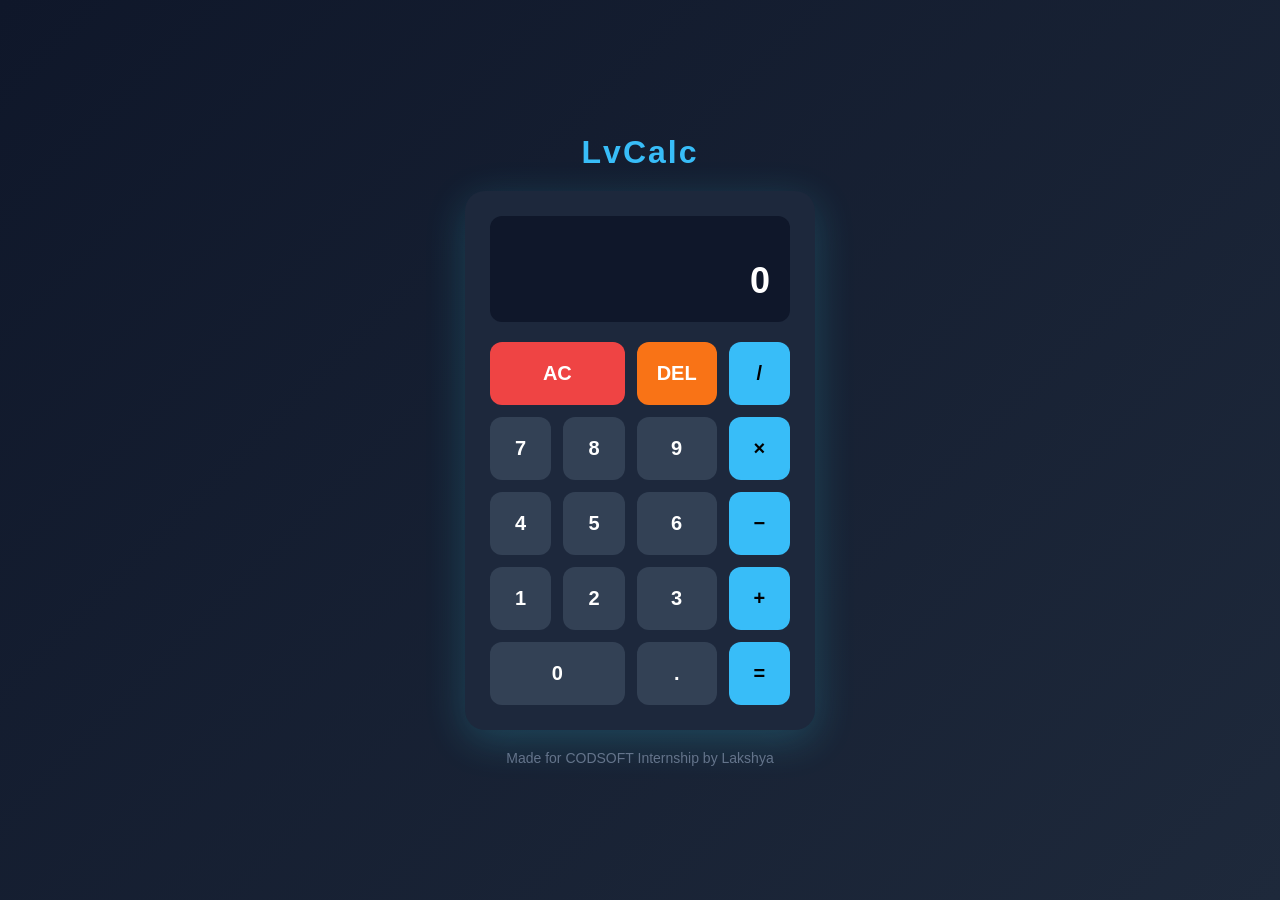
<file: Calculater/index.html>
<!DOCTYPE html>
<html lang="en">
<head>
    <meta charset="UTF-8">
    <meta name="viewport" content="width=device-width, initial-scale=1.0">
    <title>LvCalc</title>
    <link rel="stylesheet" href="style.css">
</head>
<body>
    <div class="container">
        <h1 class="title">LvCalc</h1>
        <div class="calculator">
            <!-- Display Screen -->
            <div class="display">
                <div class="previous-operand" id="previous"></div>
                <div class="current-operand" id="current">0</div>
            </div>

            <!-- Buttons Grid -->
            <div class="buttons">
                <button class="btn span-2 clear" data-action="clear">AC</button>
                <button class="btn delete" data-action="delete">DEL</button>
                <button class="btn operator" data-operator="/">/</button>
                
                <button class="btn number">7</button>
                <button class="btn number">8</button>
                <button class="btn number">9</button>
                <button class="btn operator" data-operator="*">×</button>
                
                <button class="btn number">4</button>
                <button class="btn number">5</button>
                <button class="btn number">6</button>
                <button class="btn operator" data-operator="-">−</button>
                
                <button class="btn number">1</button>
                <button class="btn number">2</button>
                <button class="btn number">3</button>
                <button class="btn operator" data-operator="+">+</button>
                
                <button class="btn number span-2">0</button>
                <button class="btn decimal">.</button>
                <button class="btn equals" data-action="calculate">=</button>
            </div>
        </div>
        <p class="footer">Made for CODSOFT Internship by Lakshya</p>
    </div>
    <script src="script.js"></script>
</body>
</html>
</file>
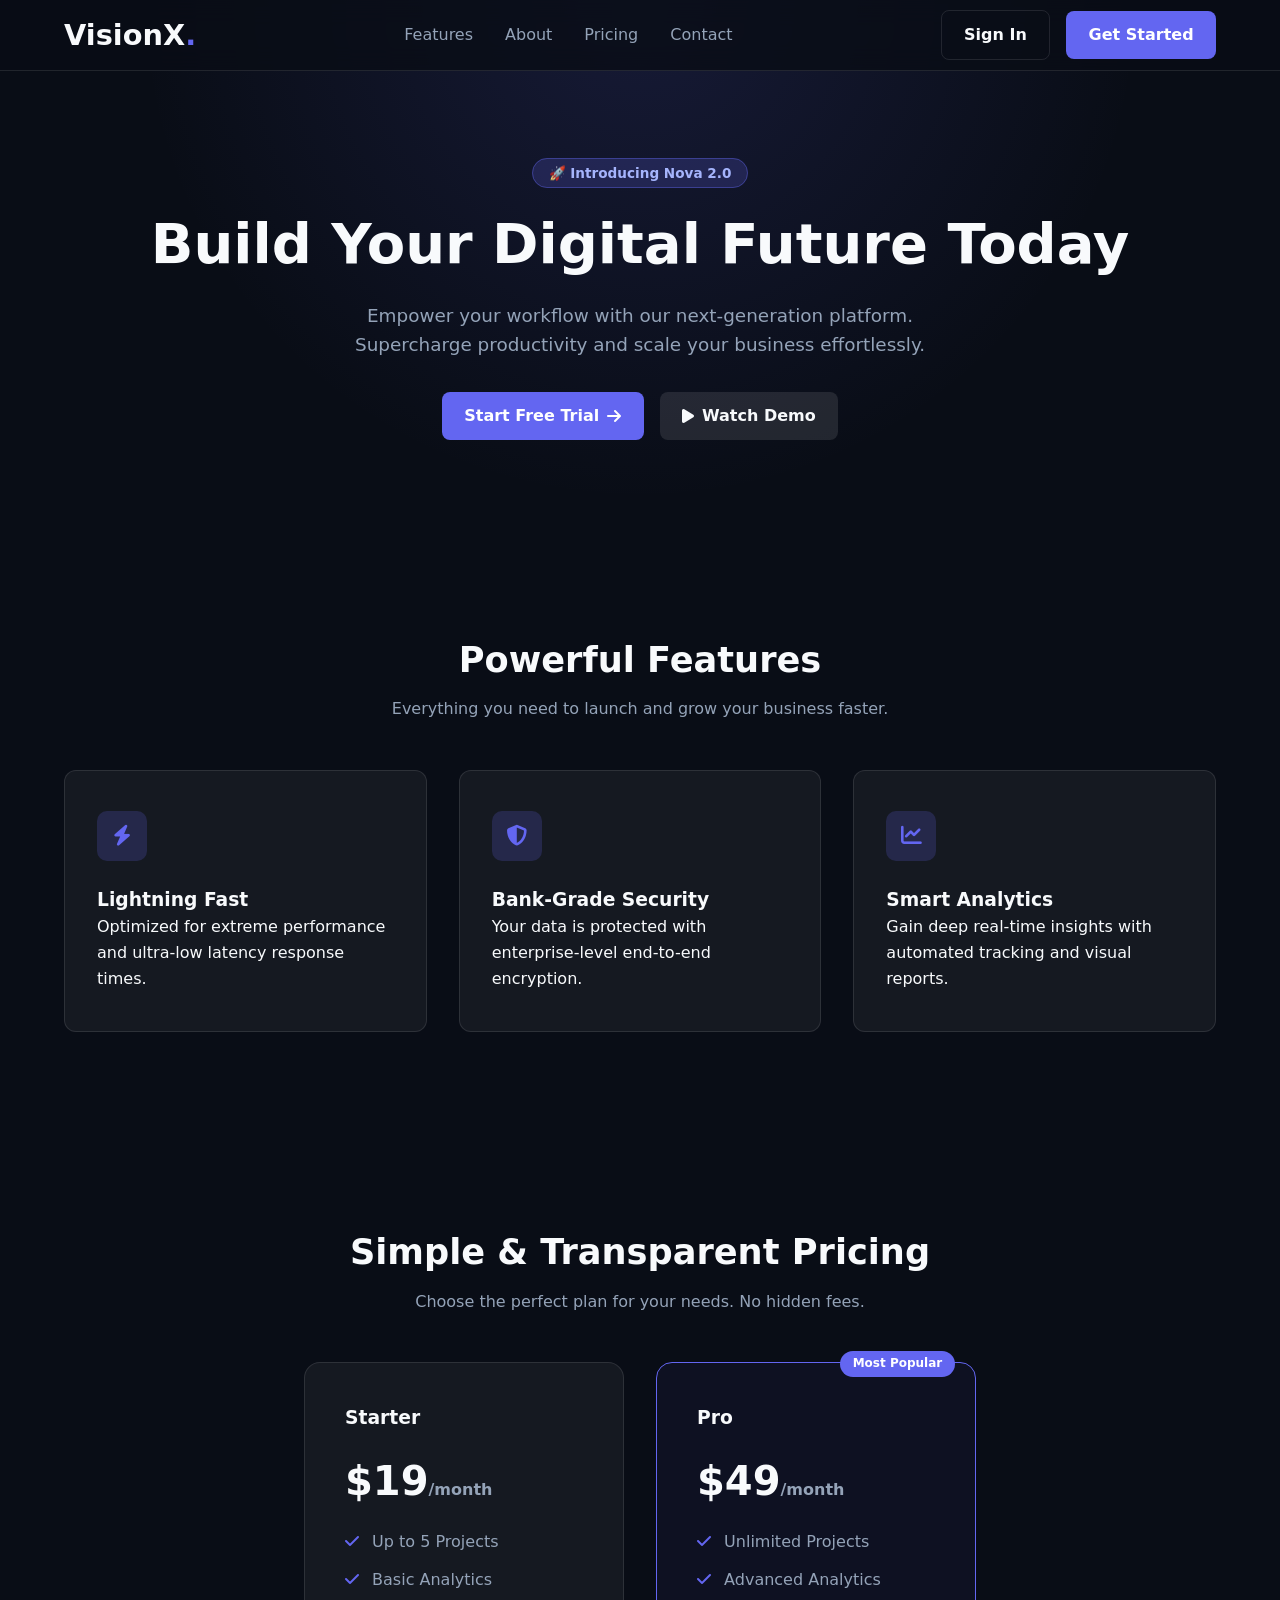
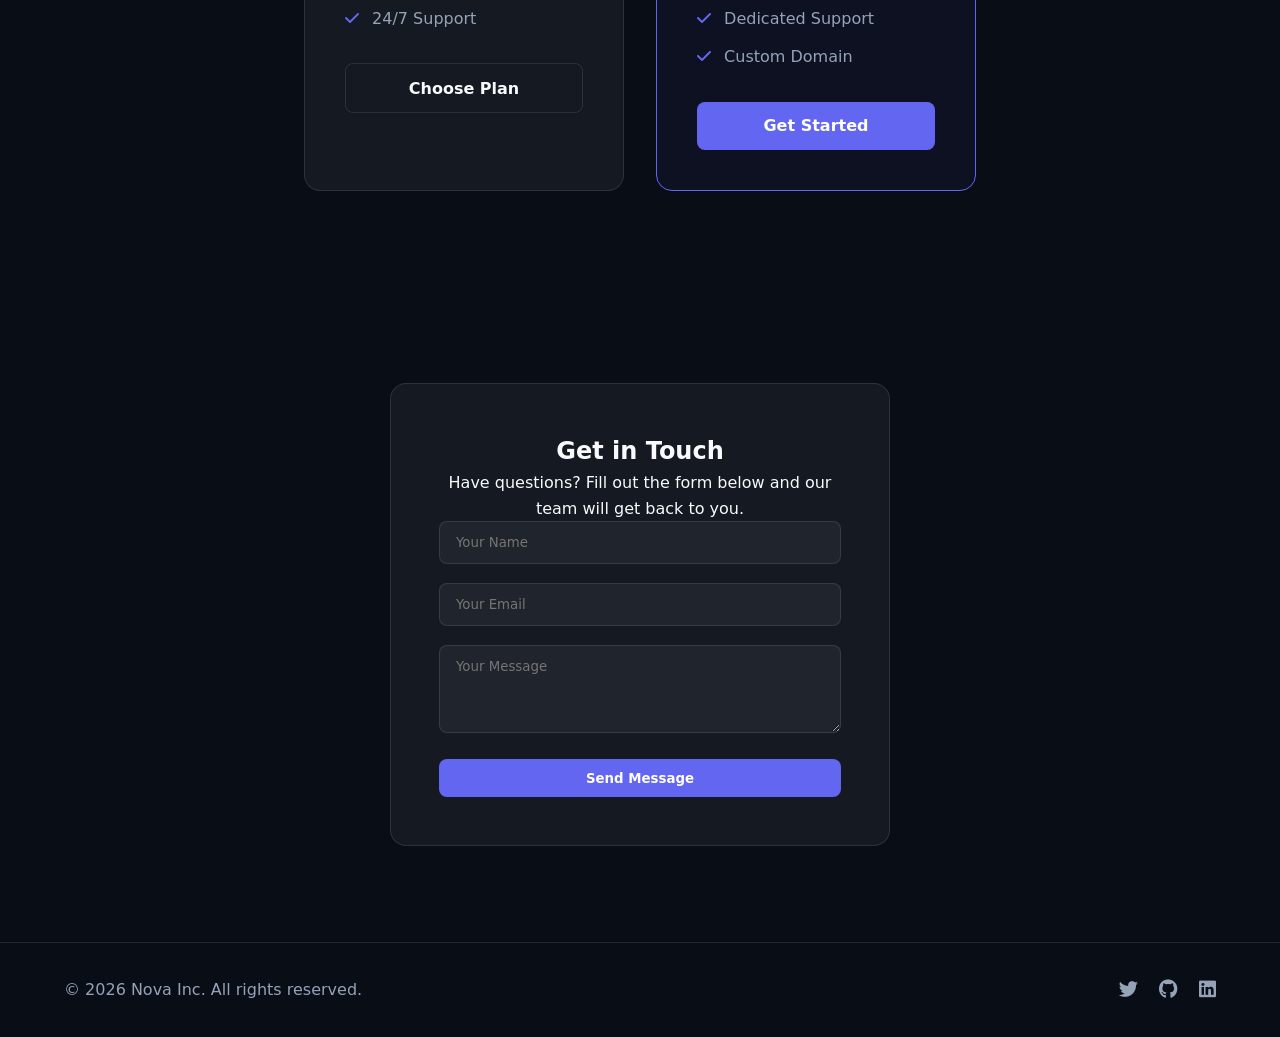
<file: Landing page/index.html>
<!DOCTYPE html>
<html lang="en">
<head>
    <meta charset="UTF-8">
    <meta name="viewport" content="width=device-width, initial-scale=1.0">
    <title>VisionX - Next Gen Product</title>
    <link rel="stylesheet" href="style.css">
    <link rel="stylesheet" href="https://cdnjs.cloudflare.com/ajax/libs/font-awesome/6.4.0/css/all.min.css">
</head>
<body>

    <!-- Header Navigation -->
    <header class="navbar">
        <div class="container nav-container">
            <a href="#" class="logo">VisionX<span>.</span></a>
            <nav class="nav-links" id="nav-links">
                <a href="#features">Features</a>
                <a href="#about">About</a>
                <a href="#pricing">Pricing</a>
                <a href="#contact">Contact</a>
            </nav>
            <div class="nav-actions">
                <a href="#contact" class="btn btn-outline">Sign In</a>
                <a href="#pricing" class="btn btn-primary">Get Started</a>
                <button class="hamburger" id="hamburger"><i class="fas fa-bars"></i></button>
            </div>
        </div>
    </header>

    <!-- Hero Section -->
    <section class="hero">
        <div class="container hero-container">
            <div class="hero-content">
                <span class="badge">🚀 Introducing Nova 2.0</span>
                <h1>Build Your Digital Future Today</h1>
                <p>Empower your workflow with our next-generation platform. Supercharge productivity and scale your business effortlessly.</p>
                <div class="hero-btns">
                    <a href="#pricing" class="btn btn-primary">Start Free Trial <i class="fas fa-arrow-right"></i></a>
                    <a href="#features" class="btn btn-secondary"><i class="fas fa-play"></i> Watch Demo</a>
                </div>
            </div>
        </div>
    </section>

    <!-- Features Section -->
    <section id="features" class="features section">
        <div class="container">
            <h2 class="section-title">Powerful Features</h2>
            <p class="section-subtitle">Everything you need to launch and grow your business faster.</p>

            <div class="features-grid">
                <div class="feature-card">
                    <div class="icon-box"><i class="fas fa-bolt"></i></div>
                    <h3>Lightning Fast</h3>
                    <p>Optimized for extreme performance and ultra-low latency response times.</p>
                </div>
                <div class="feature-card">
                    <div class="icon-box"><i class="fas fa-shield-alt"></i></div>
                    <h3>Bank-Grade Security</h3>
                    <p>Your data is protected with enterprise-level end-to-end encryption.</p>
                </div>
                <div class="feature-card">
                    <div class="icon-box"><i class="fas fa-chart-line"></i></div>
                    <h3>Smart Analytics</h3>
                    <p>Gain deep real-time insights with automated tracking and visual reports.</p>
                </div>
            </div>
        </div>
    </section>

    <!-- Pricing Section -->
    <section id="pricing" class="pricing section">
        <div class="container">
            <h2 class="section-title">Simple & Transparent Pricing</h2>
            <p class="section-subtitle">Choose the perfect plan for your needs. No hidden fees.</p>

            <div class="pricing-grid">
                <!-- Basic Plan -->
                <div class="pricing-card">
                    <h3>Starter</h3>
                    <div class="price">$19<span>/month</span></div>
                    <ul class="features-list">
                        <li><i class="fas fa-check"></i> Up to 5 Projects</li>
                        <li><i class="fas fa-check"></i> Basic Analytics</li>
                        <li><i class="fas fa-check"></i> 24/7 Support</li>
                    </ul>
                    <a href="#" class="btn btn-outline full-width">Choose Plan</a>
                </div>

                <!-- Pro Plan (Featured) -->
                <div class="pricing-card popular">
                    <span class="popular-badge">Most Popular</span>
                    <h3>Pro</h3>
                    <div class="price">$49<span>/month</span></div>
                    <ul class="features-list">
                        <li><i class="fas fa-check"></i> Unlimited Projects</li>
                        <li><i class="fas fa-check"></i> Advanced Analytics</li>
                        <li><i class="fas fa-check"></i> Dedicated Support</li>
                        <li><i class="fas fa-check"></i> Custom Domain</li>
                    </ul>
                    <a href="#" class="btn btn-primary full-width">Get Started</a>
                </div>
            </div>
        </div>
    </section>

    <!-- Contact Form Section -->
    <section id="contact" class="contact section">
        <div class="container">
            <div class="contact-box">
                <h2>Get in Touch</h2>
                <p>Have questions? Fill out the form below and our team will get back to you.</p>
                <form id="contact-form">
                    <div class="form-group">
                        <input type="text" id="name" placeholder="Your Name" required>
                    </div>
                    <div class="form-group">
                        <input type="email" id="email" placeholder="Your Email" required>
                    </div>
                    <div class="form-group">
                        <textarea id="message" rows="4" placeholder="Your Message" required></textarea>
                    </div>
                    <button type="submit" class="btn btn-primary full-width">Send Message</button>
                </form>
            </div>
        </div>
    </section>

    <!-- Footer -->
    <footer class="footer">
        <div class="container footer-container">
            <p>&copy; 2026 Nova Inc. All rights reserved.</p>
            <div class="social-links">
                <a href="#"><i class="fab fa-twitter"></i></a>
                <a href="#"><i class="fab fa-github"></i></a>
                <a href="#"><i class="fab fa-linkedin"></i></a>
            </div>
        </div>
    </footer>

    <script src="script.js"></script>
</body>
</html>
</file>
<file: Calculater/style.css>
*{
    margin: 0;
    padding: 0;
    box-sizing: border-box;
    font-family: 'Segoe UI', sans-serif;
}

body{
    background: linear-gradient(135deg, #0f172a, #1e293b);
    display: flex;
    justify-content: center;
    align-items: center;
    min-height: 100vh;
}

.container{
    text-align: center;
}

.title{
    color: #38bdf8;
    font-size: 32px;
    margin-bottom: 20px;
    letter-spacing: 2px;
}

.calculator{
    background: #1d283c;
    border-radius: 20px;
    padding: 25px;
    box-shadow: 0 10px 40px rgba(56, 226, 248, 0.2);
    width: 350px;
}

.display{
    background: #0f172a;
    border-radius: 12px;
    padding: 20px;
    margin-bottom: 20px;
    text-align: right;
    min-height: 100px;
}

.previous-operand{
    color: #94a3b8;
    font-size: 18px;
    min-height: 24px;
}

.current-operand{
    color: #fff;
    font-size: 36px;
    font-weight: 600;
    word-wrap: break-word;
}

.buttons{
    display: grid;
    grid-template-columns: repeat(4, 1fr);
    gap: 12px;
}

.btn{
    background: #334155;
    color: #fff;
    border: none;
    border-radius: 12px;
    padding: 20px;
    font-size: 20px;
    font-weight: 600;
    cursor: pointer;
    transition: all 0.2s ease;
}

.btn:hover{
    background: #475569;
    transform: translateY(-2px);
}

.btn:active{
    transform: translateY(0);
}

.operator{
    background: #38bdf8;
    color: #000;
}

.operator:hover{
    background: #0ea5e9;
}

.equals{
    background: #38bdf8;
    color: #000;
}

.clear{
    background: #ef4444;
}

.clear:hover{
    background: #dc2626;
}

.delete{
    background: #f97316;
}

.span-2{
    grid-column: span 2;
}

.footer{
    color: #64748b;
    margin-top: 20px;
    font-size: 14px;
}

@media(max-width: 400px){
    .calculator{width: 90vw;}
}
</file>
<file: Landing page/style.css>
/* Styling & Variables */
:root {
    --primary: #6366f1;
    --primary-hover: #4f46e5;
    --accent: #ec4899;
    --bg-dark: #090d16;
    --card-bg: rgba(255, 255, 255, 0.05);
    --border-color: rgba(255, 255, 255, 0.1);
    --text: #f8fafc;
    --text-muted: #94a3b8;
    --transition: all 0.3s ease;
}

* {
    margin: 0;
    padding: 0;
    box-sizing: border-box;
    font-family: 'Segoe UI', system-ui, sans-serif;
    scroll-behavior: smooth;
}

body {
    background-color: var(--bg-dark);
    color: var(--text);
    line-height: 1.6;
}

.container {
    max-width: 1200px;
    margin: 0 auto;
    padding: 0 1.5rem;
}

.section {
    padding: 6rem 0;
}

.section-title {
    font-size: 2.2rem;
    text-align: center;
    margin-bottom: 0.5rem;
}

.section-subtitle {
    text-align: center;
    color: var(--text-muted);
    margin-bottom: 3rem;
}

/* Navbar */
.navbar {
    position: fixed;
    top: 0;
    width: 100%;
    background: rgba(9, 13, 22, 0.8);
    backdrop-filter: blur(12px);
    border-bottom: 1px solid var(--border-color);
    z-index: 1000;
}

.nav-container {
    display: flex;
    justify-content: space-between;
    align-items: center;
    height: 70px;
}

.logo {
    font-size: 1.8rem;
    font-weight: 800;
    color: var(--text);
    text-decoration: none;
}

.logo span { color: var(--primary); }

.nav-links {
    display: flex;
    gap: 2rem;
}

.nav-links a {
    color: var(--text-muted);
    text-decoration: none;
    font-weight: 500;
    transition: var(--transition);
}

.nav-links a:hover { color: var(--text); }

.nav-actions {
    display: flex;
    align-items: center;
    gap: 1rem;
}

.hamburger {
    display: none;
    background: none;
    border: none;
    color: var(--text);
    font-size: 1.5rem;
    cursor: pointer;
}

/* Buttons */
.btn {
    padding: 0.7rem 1.4rem;
    border-radius: 8px;
    text-decoration: none;
    font-weight: 600;
    display: inline-flex;
    align-items: center;
    gap: 0.5rem;
    cursor: pointer;
    transition: var(--transition);
    border: none;
}

.btn-primary {
    background: var(--primary);
    color: #fff;
}

.btn-primary:hover {
    background: var(--primary-hover);
    transform: translateY(-2px);
}

.btn-outline {
    border: 1px solid var(--border-color);
    color: var(--text);
    background: transparent;
}

.btn-outline:hover {
    background: var(--card-bg);
}

.btn-secondary {
    background: rgba(255, 255, 255, 0.1);
    color: var(--text);
}

.btn-secondary:hover { background: rgba(255, 255, 255, 0.2); }

.full-width { width: 100%; justify-content: center; }

/* Hero Section */
.hero {
    padding: 10rem 0 6rem;
    text-align: center;
    background: radial-gradient(circle at top, rgba(99, 102, 241, 0.15) 0%, transparent 60%);
}

.badge {
    padding: 0.4rem 1rem;
    background: rgba(99, 102, 241, 0.2);
    border: 1px solid rgba(99, 102, 241, 0.4);
    color: #a5b4fc;
    border-radius: 50px;
    font-size: 0.85rem;
    font-weight: 600;
}

.hero h1 {
    font-size: 3.5rem;
    margin: 1.5rem 0;
    line-height: 1.2;
}

.hero p {
    max-width: 650px;
    margin: 0 auto 2rem;
    color: var(--text-muted);
    font-size: 1.15rem;
}

.hero-btns {
    display: flex;
    justify-content: center;
    gap: 1rem;
}

/* Features Grid */
.features-grid {
    display: grid;
    grid-template-columns: repeat(auto-fit, minmax(280px, 1fr));
    gap: 2rem;
}

.feature-card {
    background: var(--card-bg);
    border: 1px solid var(--border-color);
    padding: 2.5rem 2rem;
    border-radius: 12px;
    transition: var(--transition);
}

.feature-card:hover {
    transform: translateY(-5px);
    border-color: var(--primary);
}

.icon-box {
    width: 50px;
    height: 50px;
    background: rgba(99, 102, 241, 0.2);
    color: var(--primary);
    border-radius: 10px;
    display: flex;
    align-items: center;
    justify-content: center;
    font-size: 1.3rem;
    margin-bottom: 1.5rem;
}

/* Pricing Grid */
.pricing-grid {
    display: flex;
    justify-content: center;
    gap: 2rem;
    flex-wrap: wrap;
}

.pricing-card {
    background: var(--card-bg);
    border: 1px solid var(--border-color);
    padding: 2.5rem;
    border-radius: 16px;
    width: 320px;
    position: relative;
}

.pricing-card.popular {
    border-color: var(--primary);
    background: rgba(99, 102, 241, 0.05);
}

.popular-badge {
    position: absolute;
    top: -12px;
    right: 20px;
    background: var(--primary);
    color: #fff;
    padding: 0.2rem 0.8rem;
    font-size: 0.75rem;
    border-radius: 50px;
    font-weight: bold;
}

.price {
    font-size: 2.5rem;
    font-weight: 800;
    margin: 1rem 0;
}

.price span { font-size: 1rem; color: var(--text-muted); }

.features-list {
    list-style: none;
    margin-bottom: 2rem;
}

.features-list li {
    margin-bottom: 0.8rem;
    color: var(--text-muted);
}

.features-list i { color: var(--primary); margin-right: 0.5rem; }

/* Contact Form */
.contact-box {
    max-width: 500px;
    margin: 0 auto;
    background: var(--card-bg);
    border: 1px solid var(--border-color);
    padding: 3rem;
    border-radius: 16px;
    text-align: center;
}

.form-group { margin-bottom: 1.2rem; }

.form-group input, .form-group textarea {
    width: 100%;
    padding: 0.8rem 1rem;
    background: rgba(255, 255, 255, 0.05);
    border: 1px solid var(--border-color);
    border-radius: 8px;
    color: var(--text);
    outline: none;
}

.form-group input:focus, .form-group textarea:focus {
    border-color: var(--primary);
}

/* Footer */
.footer {
    border-top: 1px solid var(--border-color);
    padding: 2rem 0;
}

.footer-container {
    display: flex;
    justify-content: space-between;
    align-items: center;
    color: var(--text-muted);
}

.social-links a {
    color: var(--text-muted);
    margin-left: 1rem;
    font-size: 1.2rem;
    transition: var(--transition);
}

.social-links a:hover { color: var(--text); }

/* Mobile View */
@media (max-width: 768px) {
    .hamburger { display: block; }
    .nav-links {
        position: fixed;
        top: 70px;
        left: -100%;
        width: 100%;
        height: calc(100vh - 70px);
        background: var(--bg-dark);
        flex-direction: column;
        align-items: center;
        padding-top: 3rem;
        transition: var(--transition);
    }
    .nav-links.active { left: 0; }
    .hero h1 { font-size: 2.2rem; }
}
</file>
